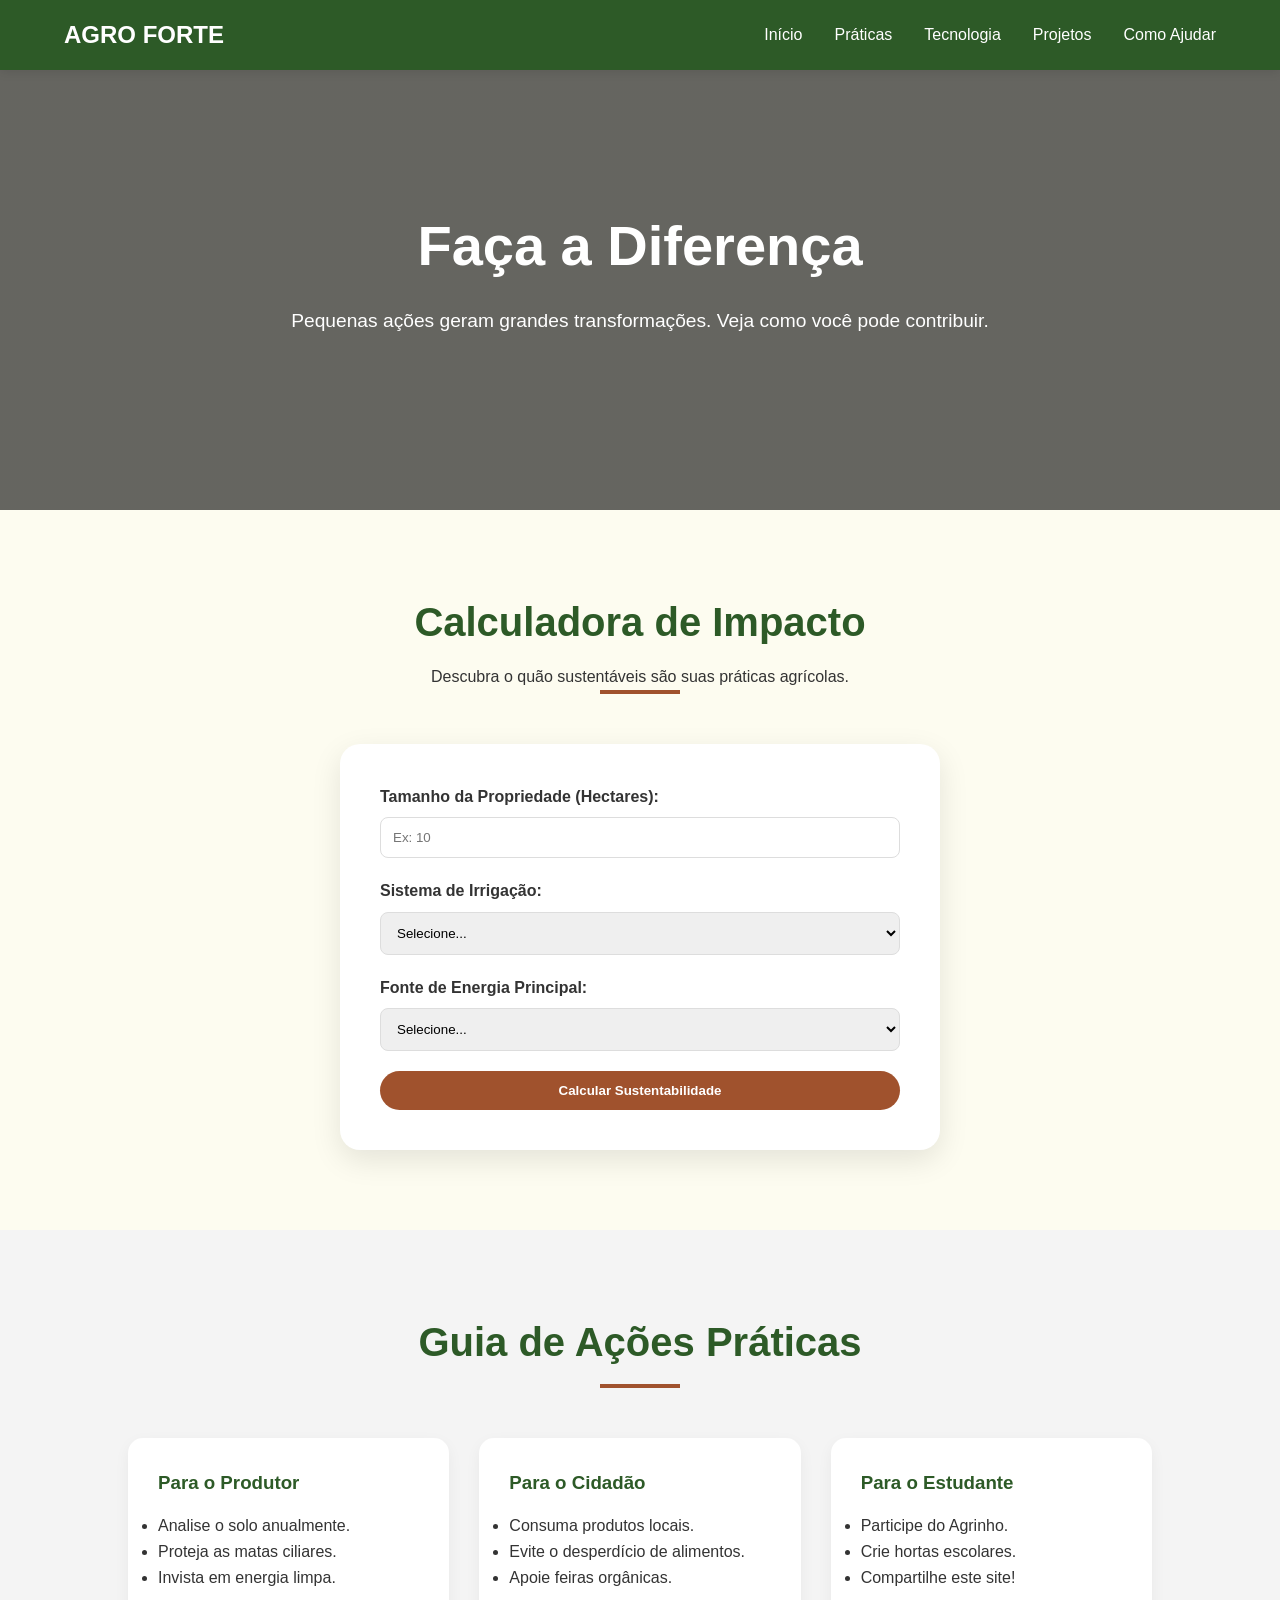
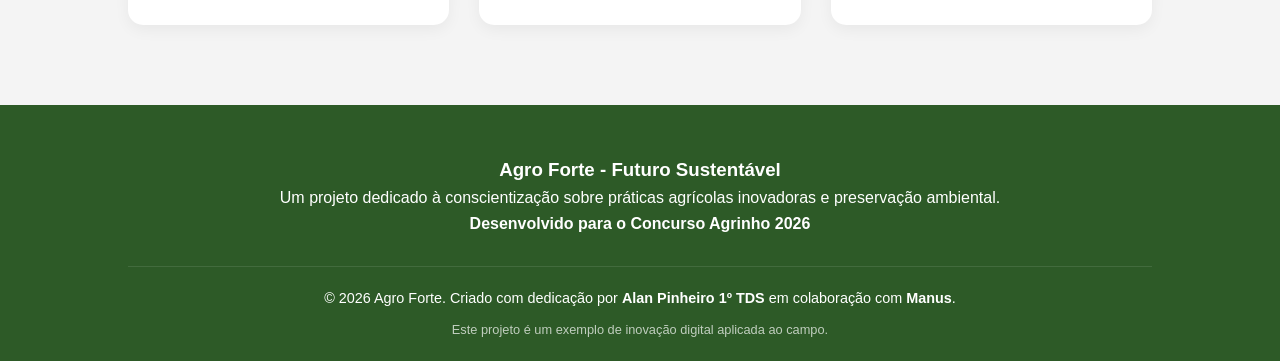
<file: ajudar.html>
<!DOCTYPE html>
<html lang="pt-br">
<head>
    <meta charset="UTF-8">
    <meta name="viewport" content="width=device-width, initial-scale=1.0">
    <title>Como Ajudar - Agro Forte</title>
    <link rel="stylesheet" href="style.css">
</head>
<body>

    <nav class="navbar">
        <a href="index.html" class="logo">AGRO FORTE</a>
        <div class="hamburger">
            <span></span>
            <span></span>
            <span></span>
        </div>
        <ul class="nav-links">
            <li><a href="index.html">Início</a></li>
            <li><a href="praticas.html">Práticas</a></li>
            <li><a href="tecnologia.html">Tecnologia</a></li>
            <li><a href="projetos.html">Projetos</a></li>
            <li><a href="ajudar.html">Como Ajudar</a></li>
        </ul>
    </nav>

    <header class="hero" style="height: 50vh; background-image: linear-gradient(rgba(0,0,0,0.6), rgba(0,0,0,0.6)), url('https://images.unsplash.com/photo-1464226184884-fa280b87c399?auto=format&fit=crop&q=80&w=1600');">
        <h1 class="reveal">Faça a Diferença</h1>
        <p class="reveal">Pequenas ações geram grandes transformações. Veja como você pode contribuir.</p>
    </header>

    <section>
        <div class="section-title reveal">
            <h2>Calculadora de Impacto</h2>
            <p>Descubra o quão sustentáveis são suas práticas agrícolas.</p>
            <div class="underline"></div>
        </div>

        <div class="interactive-container reveal">
            <form id="impact-form">
                <div class="form-group">
                    <label for="area">Tamanho da Propriedade (Hectares):</label>
                    <input type="number" id="area" placeholder="Ex: 10" required>
                </div>
                
                <div class="form-group">
                    <label for="water-method">Sistema de Irrigação:</label>
                    <select id="water-method" required>
                        <option value="">Selecione...</option>
                        <option value="gotejamento">Gotejamento (Alta Eficiência)</option>
                        <option value="aspersao">Aspersão (Média Eficiência)</option>
                        <option value="gravidade">Inundação/Gravidade (Baixa Eficiência)</option>
                        <option value="chuva">Apenas Chuva</option>
                    </select>
                </div>

                <div class="form-group">
                    <label for="energy-source">Fonte de Energia Principal:</label>
                    <select id="energy-source" required>
                        <option value="">Selecione...</option>
                        <option value="solar">Solar Fotovoltaica</option>
                        <option value="eolica">Eólica</option>
                        <option value="rede">Rede Elétrica Comum</option>
                        <option value="diesel">Gerador a Diesel</option>
                    </select>
                </div>

                <button type="submit" class="btn" style="width: 100%;">Calcular Sustentabilidade</button>
            </form>

            <div id="result">
                <p id="result-text"></p>
            </div>
        </div>
    </section>

    <section style="background-color: var(--gray-bg);">
        <div class="section-title reveal">
            <h2>Guia de Ações Práticas</h2>
            <div class="underline"></div>
        </div>
        <div class="grid">
            <div class="card reveal">
                <h3>Para o Produtor</h3>
                <ul>
                    <li>Analise o solo anualmente.</li>
                    <li>Proteja as matas ciliares.</li>
                    <li>Invista em energia limpa.</li>
                </ul>
            </div>
            <div class="card reveal">
                <h3>Para o Cidadão</h3>
                <ul>
                    <li>Consuma produtos locais.</li>
                    <li>Evite o desperdício de alimentos.</li>
                    <li>Apoie feiras orgânicas.</li>
                </ul>
            </div>
            <div class="card reveal">
                <h3>Para o Estudante</h3>
                <ul>
                    <li>Participe do Agrinho.</li>
                    <li>Crie hortas escolares.</li>
                    <li>Compartilhe este site!</li>
                </ul>
            </div>
        </div>
    </section>

    <footer>
        <div class="footer-content">
            <h3>Agro Forte - Futuro Sustentável</h3>
            <p>Um projeto dedicado à conscientização sobre práticas agrícolas inovadoras e preservação ambiental.</p>
            <p><strong>Desenvolvido para o Concurso Agrinho 2026</strong></p>
        </div>
        <div class="footer-bottom">
            <p>&copy; 2026 Agro Forte. Criado com dedicação por <strong>Alan Pinheiro 1º TDS</strong> em colaboração com <strong>Manus</strong>.</p>
            <p style="font-size: 0.8rem; margin-top: 10px; opacity: 0.7;">Este projeto é um exemplo de inovação digital aplicada ao campo.</p>
        </div>
    </footer>

    <script src="script.js"></script>
</body>
</html>
</file>
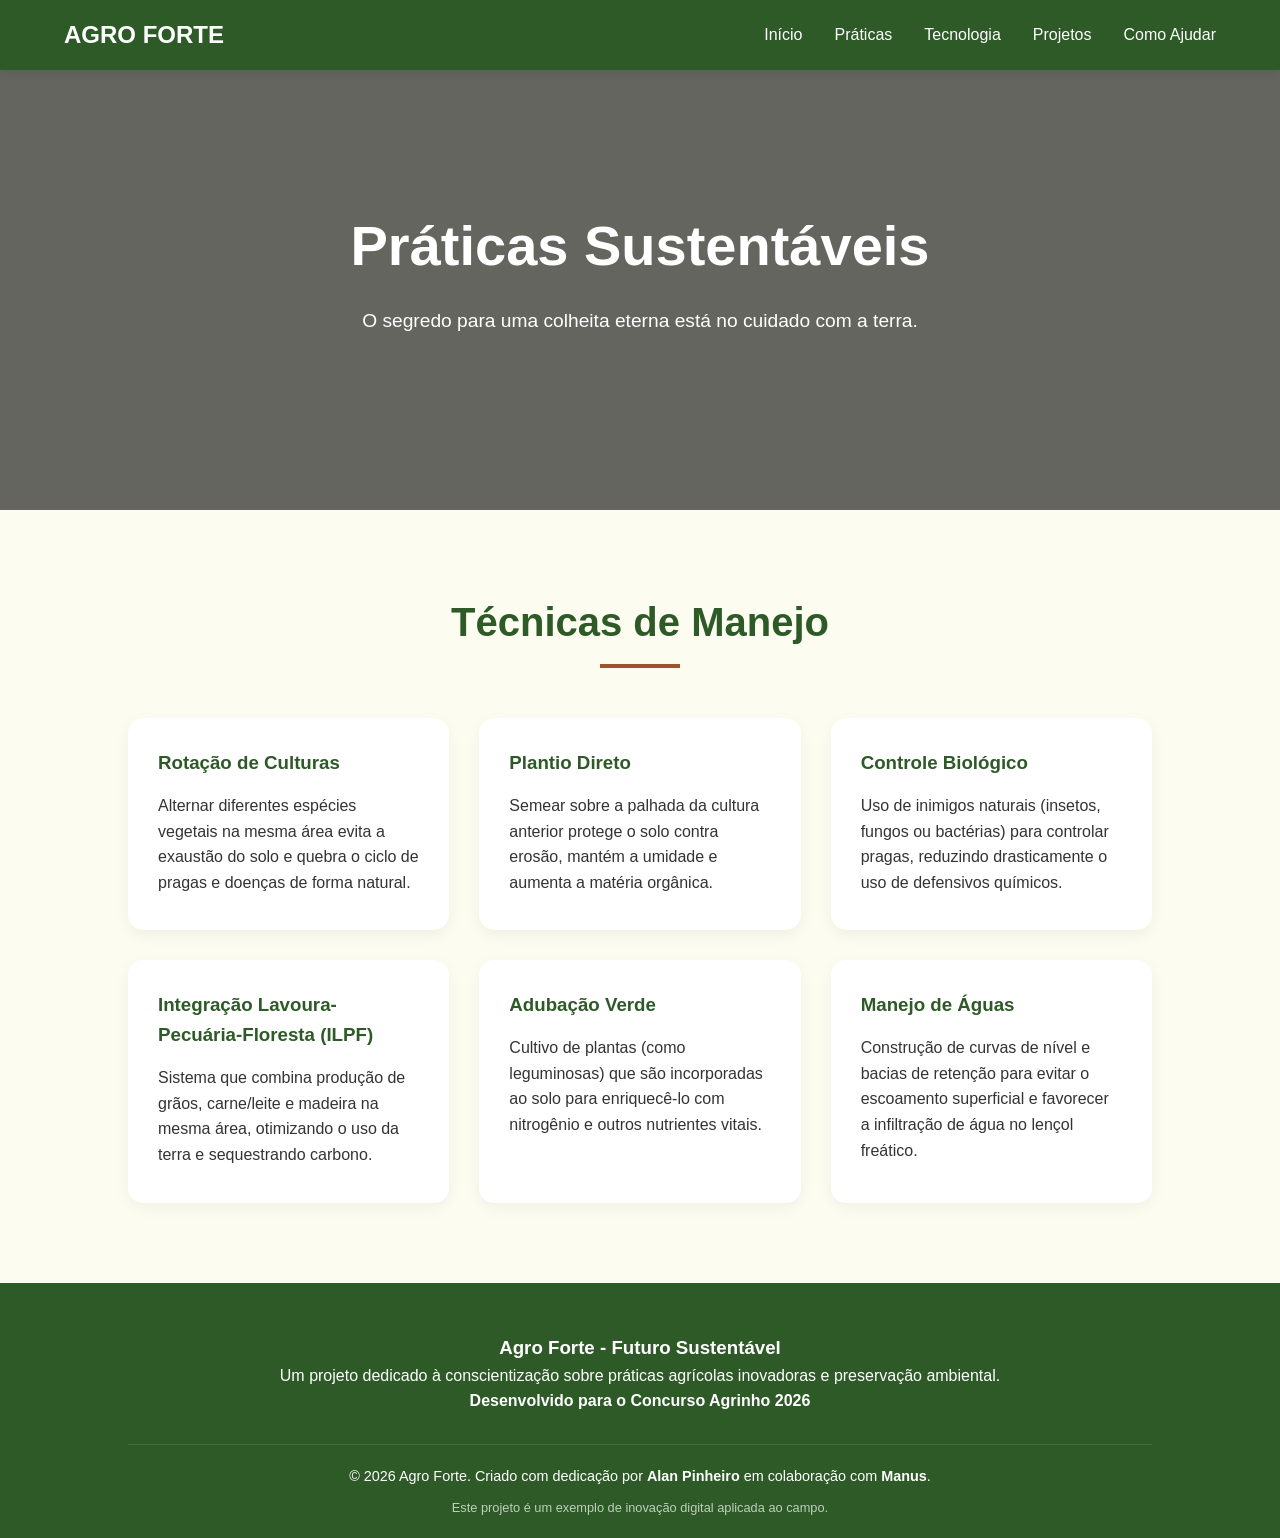
<file: praticas.html>
<!DOCTYPE html>
<html lang="pt-br">
<head>
    <meta charset="UTF-8">
    <meta name="viewport" content="width=device-width, initial-scale=1.0">
    <title>Práticas Sustentáveis - Agro Forte</title>
    <link rel="stylesheet" href="style.css">
</head>
<body>

    <nav class="navbar">
        <a href="index.html" class="logo">AGRO FORTE</a>
        <div class="hamburger">
            <span></span>
            <span></span>
            <span></span>
        </div>
        <ul class="nav-links">
            <li><a href="index.html">Início</a></li>
            <li><a href="praticas.html">Práticas</a></li>
            <li><a href="tecnologia.html">Tecnologia</a></li>
            <li><a href="projetos.html">Projetos</a></li>
            <li><a href="ajudar.html">Como Ajudar</a></li>
        </ul>
    </nav>

    <header class="hero" style="height: 50vh; background-image: linear-gradient(rgba(0,0,0,0.6), rgba(0,0,0,0.6)), url('https://images.unsplash.com/photo-1592982537447-7440770cbfc9?auto=format&fit=crop&q=80&w=1600');">
        <h1 class="reveal">Práticas Sustentáveis</h1>
        <p class="reveal">O segredo para uma colheita eterna está no cuidado com a terra.</p>
    </header>

    <section>
        <div class="section-title reveal">
            <h2>Técnicas de Manejo</h2>
            <div class="underline"></div>
        </div>
        
        <div class="grid">
            <div class="card reveal">
                <h3>Rotação de Culturas</h3>
                <p>Alternar diferentes espécies vegetais na mesma área evita a exaustão do solo e quebra o ciclo de pragas e doenças de forma natural.</p>
            </div>
            <div class="card reveal">
                <h3>Plantio Direto</h3>
                <p>Semear sobre a palhada da cultura anterior protege o solo contra erosão, mantém a umidade e aumenta a matéria orgânica.</p>
            </div>
            <div class="card reveal">
                <h3>Controle Biológico</h3>
                <p>Uso de inimigos naturais (insetos, fungos ou bactérias) para controlar pragas, reduzindo drasticamente o uso de defensivos químicos.</p>
            </div>
            <div class="card reveal">
                <h3>Integração Lavoura-Pecuária-Floresta (ILPF)</h3>
                <p>Sistema que combina produção de grãos, carne/leite e madeira na mesma área, otimizando o uso da terra e sequestrando carbono.</p>
            </div>
            <div class="card reveal">
                <h3>Adubação Verde</h3>
                <p>Cultivo de plantas (como leguminosas) que são incorporadas ao solo para enriquecê-lo com nitrogênio e outros nutrientes vitais.</p>
            </div>
            <div class="card reveal">
                <h3>Manejo de Águas</h3>
                <p>Construção de curvas de nível e bacias de retenção para evitar o escoamento superficial e favorecer a infiltração de água no lençol freático.</p>
            </div>
        </div>
    </section>

    <footer>
        <div class="footer-content">
            <h3>Agro Forte - Futuro Sustentável</h3>
            <p>Um projeto dedicado à conscientização sobre práticas agrícolas inovadoras e preservação ambiental.</p>
            <p><strong>Desenvolvido para o Concurso Agrinho 2026</strong></p>
        </div>
        <div class="footer-bottom">
            <p>&copy; 2026 Agro Forte. Criado com dedicação por <strong>Alan Pinheiro</strong> em colaboração com <strong>Manus</strong>.</p>
            <p style="font-size: 0.8rem; margin-top: 10px; opacity: 0.7;">Este projeto é um exemplo de inovação digital aplicada ao campo.</p>
        </div>
    </footer>

    <script src="script.js"></script>
</body>
</html>
</file>
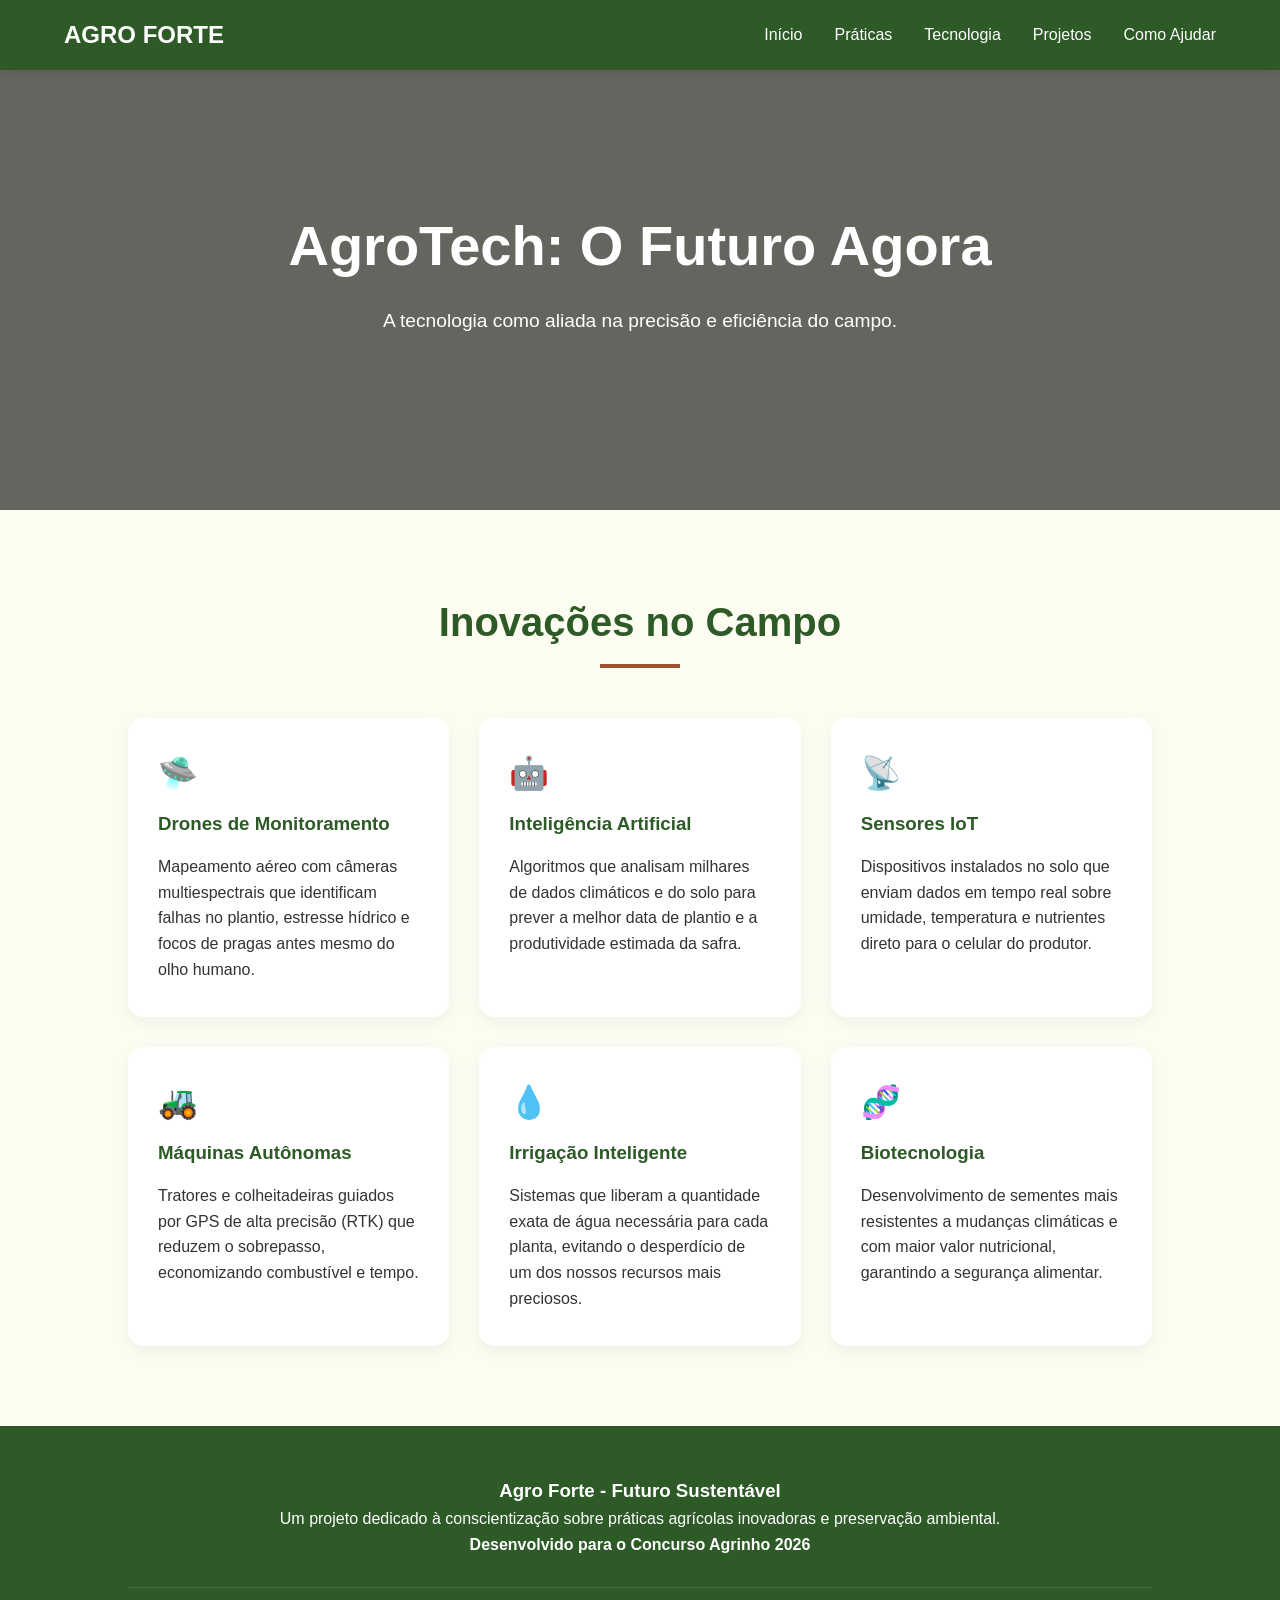
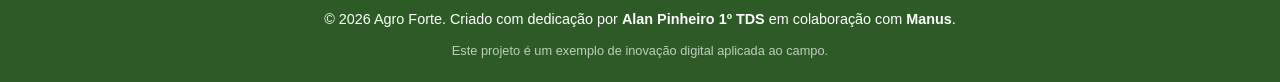
<file: tecnologia.html>
<!DOCTYPE html>
<html lang="pt-br">
<head>
    <meta charset="UTF-8">
    <meta name="viewport" content="width=device-width, initial-scale=1.0">
    <title>Tecnologia e Inovação - Agro Forte</title>
    <link rel="stylesheet" href="style.css">
</head>
<body>

    <nav class="navbar">
        <a href="index.html" class="logo">AGRO FORTE</a>
        <div class="hamburger">
            <span></span>
            <span></span>
            <span></span>
        </div>
        <ul class="nav-links">
            <li><a href="index.html">Início</a></li>
            <li><a href="praticas.html">Práticas</a></li>
            <li><a href="tecnologia.html">Tecnologia</a></li>
            <li><a href="projetos.html">Projetos</a></li>
            <li><a href="ajudar.html">Como Ajudar</a></li>
        </ul>
    </nav>

    <header class="hero" style="height: 50vh; background-image: linear-gradient(rgba(0,0,0,0.6), rgba(0,0,0,0.6)), url('https://images.unsplash.com/photo-1581091226825-a6a2a5aee158?auto=format&fit=crop&q=80&w=1600');">
        <h1 class="reveal">AgroTech: O Futuro Agora</h1>
        <p class="reveal">A tecnologia como aliada na precisão e eficiência do campo.</p>
    </header>

    <section>
        <div class="section-title reveal">
            <h2>Inovações no Campo</h2>
            <div class="underline"></div>
        </div>

        <div class="grid">
            <div class="card reveal">
                <div style="font-size: 2rem; margin-bottom: 10px;">🛸</div>
                <h3>Drones de Monitoramento</h3>
                <p>Mapeamento aéreo com câmeras multiespectrais que identificam falhas no plantio, estresse hídrico e focos de pragas antes mesmo do olho humano.</p>
            </div>
            <div class="card reveal">
                <div style="font-size: 2rem; margin-bottom: 10px;">🤖</div>
                <h3>Inteligência Artificial</h3>
                <p>Algoritmos que analisam milhares de dados climáticos e do solo para prever a melhor data de plantio e a produtividade estimada da safra.</p>
            </div>
            <div class="card reveal">
                <div style="font-size: 2rem; margin-bottom: 10px;">📡</div>
                <h3>Sensores IoT</h3>
                <p>Dispositivos instalados no solo que enviam dados em tempo real sobre umidade, temperatura e nutrientes direto para o celular do produtor.</p>
            </div>
            <div class="card reveal">
                <div style="font-size: 2rem; margin-bottom: 10px;">🚜</div>
                <h3>Máquinas Autônomas</h3>
                <p>Tratores e colheitadeiras guiados por GPS de alta precisão (RTK) que reduzem o sobrepasso, economizando combustível e tempo.</p>
            </div>
            <div class="card reveal">
                <div style="font-size: 2rem; margin-bottom: 10px;">💧</div>
                <h3>Irrigação Inteligente</h3>
                <p>Sistemas que liberam a quantidade exata de água necessária para cada planta, evitando o desperdício de um dos nossos recursos mais preciosos.</p>
            </div>
            <div class="card reveal">
                <div style="font-size: 2rem; margin-bottom: 10px;">🧬</div>
                <h3>Biotecnologia</h3>
                <p>Desenvolvimento de sementes mais resistentes a mudanças climáticas e com maior valor nutricional, garantindo a segurança alimentar.</p>
            </div>
        </div>
    </section>

    <footer>
        <div class="footer-content">
            <h3>Agro Forte - Futuro Sustentável</h3>
            <p>Um projeto dedicado à conscientização sobre práticas agrícolas inovadoras e preservação ambiental.</p>
            <p><strong>Desenvolvido para o Concurso Agrinho 2026</strong></p>
        </div>
        <div class="footer-bottom">
            <p>&copy; 2026 Agro Forte. Criado com dedicação por <strong>Alan Pinheiro 1º TDS</strong> em colaboração com <strong>Manus</strong>.</p>
            <p style="font-size: 0.8rem; margin-top: 10px; opacity: 0.7;">Este projeto é um exemplo de inovação digital aplicada ao campo.</p>
        </div>
    </footer>

    <script src="script.js"></script>
</body>
</html>
</file>
<file: style.css>
/* 
   Agro Forte - Futuro Sustentável
   CSS Centralizado e Moderno
*/

:root {
    --primary-color: #2d5a27; /* Verde Oliva Escuro */
    --secondary-color: #556b2f; /* Verde Oliva */
    --accent-color: #a0522d; /* Marrom Argila */
    --bg-light: #fdfcf0; /* Off-white / Creme claro */
    --text-dark: #333333;
    --text-light: #ffffff;
    --gray-bg: #f4f4f4;
    --transition: all 0.3s ease;
}

* {
    margin: 0;
    padding: 0;
    box-sizing: border-box;
    font-family: 'Segoe UI', Tahoma, Geneva, Verdana, sans-serif;
}

body {
    background-color: var(--bg-light);
    color: var(--text-dark);
    line-height: 1.6;
    overflow-x: hidden;
}

/* Navbar */
.navbar {
    position: fixed;
    top: 0;
    width: 100%;
    background-color: var(--primary-color);
    padding: 1rem 5%;
    display: flex;
    justify-content: space-between;
    align-items: center;
    z-index: 1000;
    box-shadow: 0 2px 10px rgba(0,0,0,0.1);
}

.logo {
    color: var(--text-light);
    font-size: 1.5rem;
    font-weight: bold;
    text-decoration: none;
    display: flex;
    align-items: center;
}

.nav-links {
    display: flex;
    list-style: none;
}

.nav-links li {
    margin-left: 2rem;
}

.nav-links a {
    color: var(--text-light);
    text-decoration: none;
    font-weight: 500;
    transition: var(--transition);
}

.nav-links a:hover {
    color: #c5e1a5;
}

/* Mobile Menu */
.hamburger {
    display: none;
    cursor: pointer;
    flex-direction: column;
    gap: 5px;
}

.hamburger span {
    width: 25px;
    height: 3px;
    background-color: var(--text-light);
    border-radius: 2px;
}

/* Hero Section */
.hero {
    height: 80vh;
    background: linear-gradient(rgba(0,0,0,0.5), rgba(0,0,0,0.5)), url('https://images.unsplash.com/photo-1500382017468-9049fed747ef?auto=format&fit=crop&q=80&w=1600') center/cover no-repeat;
    display: flex;
    flex-direction: column;
    justify-content: center;
    align-items: center;
    text-align: center;
    color: var(--text-light);
    padding: 0 20px;
    margin-top: 60px;
}

.hero h1 {
    font-size: 3.5rem;
    margin-bottom: 1rem;
}

.hero p {
    font-size: 1.2rem;
    max-width: 700px;
    margin-bottom: 2rem;
}

/* Sections */
section {
    padding: 80px 10%;
}

.section-title {
    text-align: center;
    margin-bottom: 50px;
}

.section-title h2 {
    font-size: 2.5rem;
    color: var(--primary-color);
    margin-bottom: 10px;
}

.section-title .underline {
    width: 80px;
    height: 4px;
    background-color: var(--accent-color);
    margin: 0 auto;
}

/* Cards Grid */
.grid {
    display: grid;
    grid-template-columns: repeat(auto-fit, minmax(300px, 1fr));
    gap: 30px;
}

.card {
    background: white;
    padding: 30px;
    border-radius: 15px;
    box-shadow: 0 5px 15px rgba(0,0,0,0.05);
    transition: var(--transition);
    border-bottom: 5px solid transparent;
}

.card:hover {
    transform: translateY(-10px);
    box-shadow: 0 10px 25px rgba(0,0,0,0.1);
    border-bottom: 5px solid var(--secondary-color);
}

.card h3 {
    color: var(--primary-color);
    margin-bottom: 15px;
}

/* Scroll Animation Classes */
.reveal {
    opacity: 0;
    transform: translateY(30px);
    transition: all 0.8s ease-out;
}

.reveal.active {
    opacity: 1;
    transform: translateY(0);
}

/* Buttons */
.btn {
    display: inline-block;
    padding: 12px 30px;
    background-color: var(--accent-color);
    color: white;
    text-decoration: none;
    border-radius: 30px;
    font-weight: bold;
    transition: var(--transition);
    border: none;
    cursor: pointer;
}

.btn:hover {
    background-color: #8b4513;
    transform: scale(1.05);
}

/* Footer */
footer {
    background-color: var(--primary-color);
    color: white;
    padding: 50px 10% 20px;
    text-align: center;
}

.footer-content {
    margin-bottom: 30px;
}

.footer-bottom {
    border-top: 1px solid rgba(255,255,255,0.1);
    padding-top: 20px;
    font-size: 0.9rem;
}

/* Calculator / Quiz Styles */
.interactive-container {
    max-width: 600px;
    margin: 0 auto;
    background: white;
    padding: 40px;
    border-radius: 20px;
    box-shadow: 0 10px 30px rgba(0,0,0,0.1);
}

.form-group {
    margin-bottom: 20px;
}

.form-group label {
    display: block;
    margin-bottom: 8px;
    font-weight: bold;
}

.form-group input, .form-group select {
    width: 100%;
    padding: 12px;
    border: 1px solid #ddd;
    border-radius: 8px;
}

#result {
    margin-top: 30px;
    padding: 20px;
    background-color: var(--gray-bg);
    border-radius: 10px;
    display: none;
}

/* Responsive */
@media (max-width: 768px) {
    .nav-links {
        display: none;
        flex-direction: column;
        position: absolute;
        top: 60px;
        right: 0;
        width: 100%;
        background-color: var(--primary-color);
        padding: 20px;
        text-align: center;
    }

    .nav-links.active {
        display: flex;
    }

    .nav-links li {
        margin: 15px 0;
    }

    .hamburger {
        display: flex;
    }

    .hero h1 {
        font-size: 2.5rem;
    }
}
</file>
